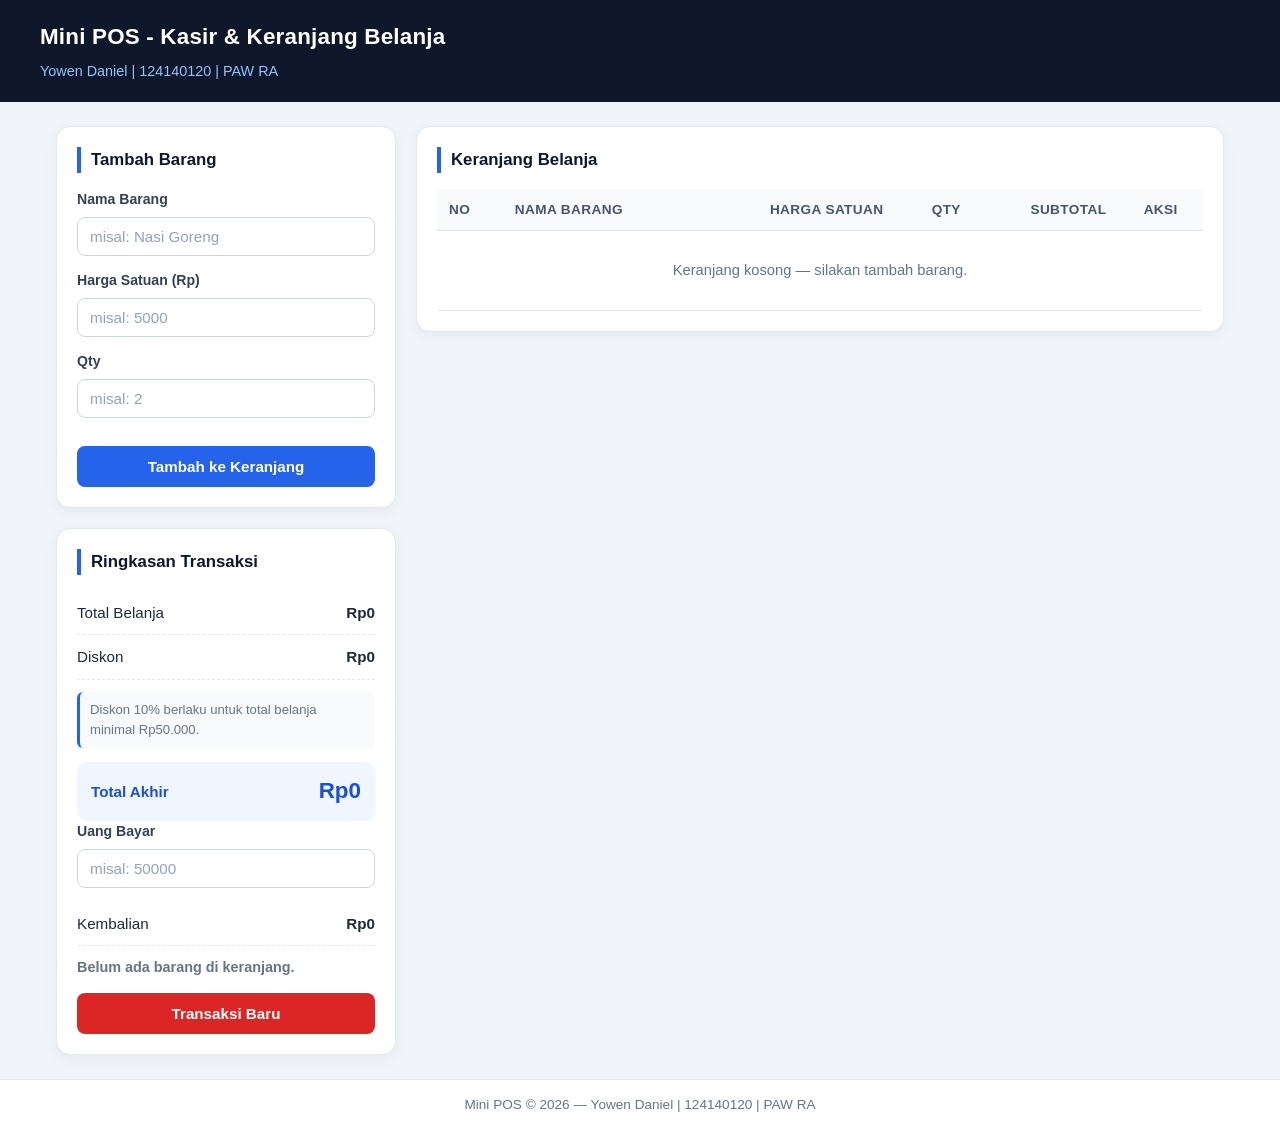
<file: index.html>
<!DOCTYPE html>
<html lang="id">
<head>
  <meta charset="UTF-8" />
  <meta name="viewport" content="width=device-width, initial-scale=1.0" />
  <meta name="description" content="Mini POS - Aplikasi Kasir & Keranjang Belanja Sederhana oleh Yowen Daniel (124140120)" />
  <title>Mini POS - Kasir &amp; Keranjang Belanja</title>
  <link rel="stylesheet" href="style.css" />
</head>
<body>

  <!-- ===================== HEADER ===================== -->
  <header class="site-header">
    <div class="header-inner">
      <h1>Mini POS - Kasir &amp; Keranjang Belanja</h1>
      <p class="identity">Yowen Daniel | 124140120 | PAW RA</p>
    </div>
  </header>

  <!-- ===================== KONTEN UTAMA ===================== -->
  <main class="layout">

    <!-- CARD 1: FORM INPUT BARANG -->
    <section class="card card-form" aria-labelledby="judul-form">
      <h2 id="judul-form">Tambah Barang</h2>

      <form id="itemForm" novalidate>
        <!-- Nama Barang -->
        <div class="form-group">
          <label for="itemName">Nama Barang</label>
          <input type="text" id="itemName" name="itemName" placeholder="misal: Nasi Goreng" autocomplete="off" />
          <p class="error" id="nameError" aria-live="polite"></p>
        </div>

        <!-- Harga Satuan -->
        <div class="form-group">
          <label for="itemPrice">Harga Satuan (Rp)</label>
          <input type="text" inputmode="numeric" id="itemPrice" name="itemPrice" placeholder="misal: 5000" autocomplete="off" />
          <p class="error" id="priceError" aria-live="polite"></p>
        </div>

        <!-- Qty -->
        <div class="form-group">
          <label for="itemQty">Qty</label>
          <input type="text" inputmode="numeric" id="itemQty" name="itemQty" placeholder="misal: 2" autocomplete="off" />
          <p class="error" id="qtyError" aria-live="polite"></p>
        </div>

        <button type="submit" class="btn btn-primary btn-block">Tambah ke Keranjang</button>
      </form>
    </section>

    <!-- CARD 2: KERANJANG BELANJA -->
    <section class="card card-cart" aria-labelledby="judul-keranjang">
      <h2 id="judul-keranjang">Keranjang Belanja</h2>

      <div class="table-wrap">
        <table class="cart-table">
          <thead>
            <tr>
              <th scope="col">No</th>
              <th scope="col">Nama Barang</th>
              <th scope="col">Harga Satuan</th>
              <th scope="col">Qty</th>
              <th scope="col">Subtotal</th>
              <th scope="col">Aksi</th>
            </tr>
          </thead>
          <tbody id="cartBody">
            <!-- Baris diisi oleh JavaScript (renderCart) -->
          </tbody>
        </table>
      </div>
    </section>

    <!-- CARD 3: RINGKASAN & PEMBAYARAN -->
    <section class="card card-summary" aria-labelledby="judul-ringkasan">
      <h2 id="judul-ringkasan">Ringkasan Transaksi</h2>

      <div class="summary-row">
        <span>Total Belanja</span>
        <strong id="totalBelanja">Rp0</strong>
      </div>

      <div class="summary-row">
        <span>Diskon</span>
        <strong id="diskonTotal">Rp0</strong>
      </div>

      <p class="info-note">Diskon 10% berlaku untuk total belanja minimal Rp50.000.</p>

      <!-- Total akhir dibuat lebih menonjol -->
      <div class="summary-row summary-total">
        <span>Total Akhir</span>
        <strong id="totalAkhir">Rp0</strong>
      </div>

      <div class="form-group">
        <label for="uangBayar">Uang Bayar</label>
        <input type="text" inputmode="numeric" id="uangBayar" name="uangBayar" placeholder="misal: 50000" autocomplete="off" />
      </div>

      <div class="summary-row">
        <span>Kembalian</span>
        <strong id="kembalian">Rp0</strong>
      </div>

      <p class="payment-note" id="paymentNote" role="status">Belum ada barang di keranjang.</p>

      <button type="button" class="btn btn-danger btn-block" id="newTransactionBtn">Transaksi Baru</button>
    </section>

  </main>

  <!-- ===================== FOOTER ===================== -->
  <footer class="site-footer">
    <p>Mini POS &copy; 2026 &mdash; Yowen Daniel | 124140120 | PAW RA</p>
  </footer>

  <script src="script.js"></script>
</body>
</html>
</file>
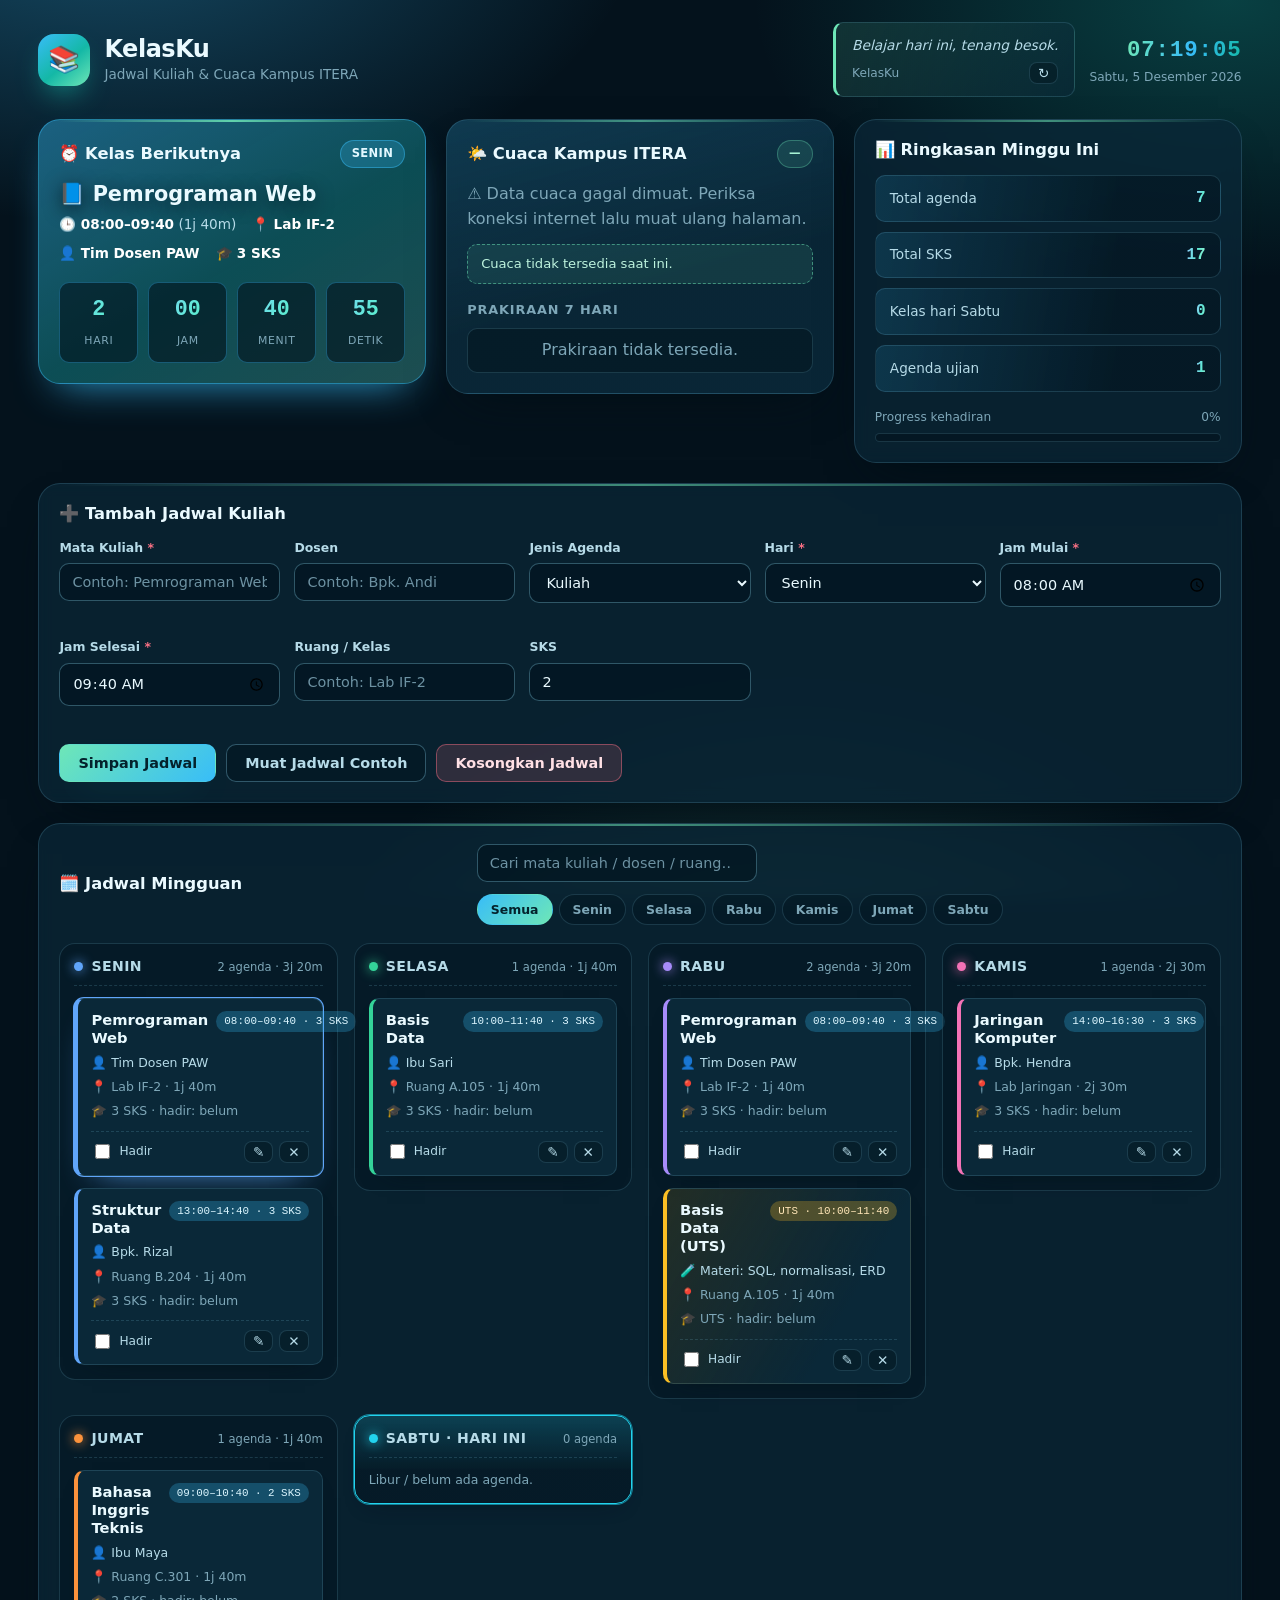
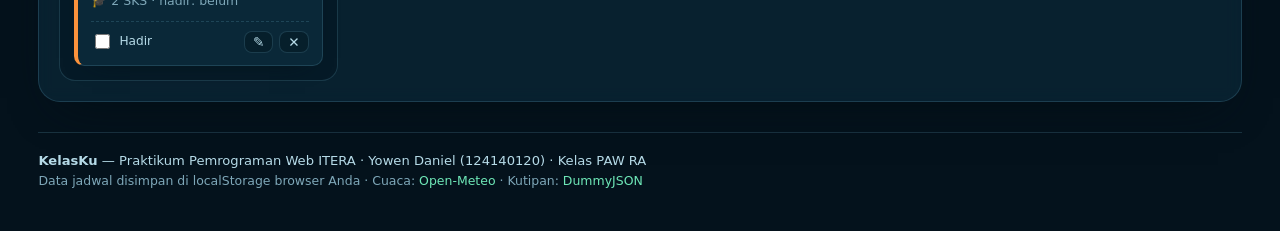
<file: YowenDaniel_124140120_pertemuan2/index.html>
<!DOCTYPE html>
<html lang="id">
<head>
  <meta charset="UTF-8" />
  <meta name="viewport" content="width=device-width, initial-scale=1.0" />
  <title>KelasKu — Jadwal Kuliah & Cuaca Kampus ITERA</title>
  <meta name="description" content="Dashboard jadwal kuliah mahasiswa ITERA lengkap dengan pengingat kelas berikutnya, cuaca kampus, dan kutipan motivasi harian." />
  <link rel="icon" href="data:image/svg+xml,<svg xmlns='http://www.w3.org/2000/svg' viewBox='0 0 100 100'><text y='.9em' font-size='90'>📚</text></svg>" />
  <link rel="stylesheet" href="style.css" />
</head>
<body>
  <!-- ================= HEADER ================= -->
  <header class="app-header">
    <div class="brand">
      <span class="brand-logo" aria-hidden="true">📚</span>
      <div class="brand-text">
        <h1>KelasKu</h1>
        <p>Jadwal Kuliah &amp; Cuaca Kampus ITERA</p>
      </div>
    </div>

    <div class="header-right">
      <figure class="quote" id="quoteCard">
        <blockquote id="quoteText">Memuat kutipan harian…</blockquote>
        <figcaption>
          <span id="quoteAuthor">—</span>
          <button type="button" id="quoteRefresh" class="btn-icon" title="Ambil kutipan lain" aria-label="Ambil kutipan lain">↻</button>
        </figcaption>
      </figure>

      <div class="clock" aria-live="off">
        <span class="clock-time" id="clockTime">--:--:--</span>
        <span class="clock-date" id="clockDate">—</span>
      </div>
    </div>
  </header>

  <main class="layout">
    <!-- ============ BARIS ATAS: KELAS BERIKUTNYA / CUACA / RINGKASAN ============ -->
    <section class="top-grid">
      <!-- Kelas berikutnya -->
      <article class="card card-hero" id="nextCard">
        <header class="card-head">
          <h2>⏰ Kelas Berikutnya</h2>
          <span class="pill" id="nextBadge">menghitung…</span>
        </header>
        <div class="next-body" id="nextContent">
          <p class="muted">Memuat jadwal…</p>
        </div>
        <div class="countdown" id="countdown" hidden>
          <div class="countdown-unit"><span id="cdDays">0</span><small>hari</small></div>
          <div class="countdown-unit"><span id="cdHours">0</span><small>jam</small></div>
          <div class="countdown-unit"><span id="cdMinutes">0</span><small>menit</small></div>
          <div class="countdown-unit"><span id="cdSeconds">0</span><small>detik</small></div>
        </div>
      </article>

      <!-- Cuaca kampus -->
      <article class="card card-weather">
        <header class="card-head">
          <h2>🌤️ Cuaca Kampus ITERA</h2>
          <span class="pill pill-soft" id="weatherUpdated">—</span>
        </header>

        <div class="weather-now" id="weatherNow">
          <p class="muted">Mengambil data Open-Meteo…</p>
        </div>
        <p class="weather-advice" id="weatherAdvice"></p>

        <h3 class="forecast-title">Prakiraan 7 Hari</h3>
        <ul class="forecast" id="forecast">
          <li class="muted">Memuat prakiraan…</li>
        </ul>
      </article>

      <!-- Ringkasan -->
      <article class="card card-stats">
        <header class="card-head">
          <h2>📊 Ringkasan Minggu Ini</h2>
        </header>
        <ul class="stats" id="stats">
          <li class="muted">Menghitung…</li>
        </ul>
        <div class="progress-wrap">
          <div class="progress-label">
            <span>Progress kehadiran</span>
            <span id="progressText">0%</span>
          </div>
          <div class="progress-bar"><span id="progressBar" style="width:0%"></span></div>
        </div>
      </article>
    </section>

    <!-- ================= FORM ================= -->
    <section class="card form-card">
      <header class="card-head">
        <h2 id="formTitle">➕ Tambah Jadwal Kuliah</h2>
        <span class="pill pill-soft" id="editingHint" hidden>mode edit</span>
      </header>

      <form id="courseForm" novalidate autocomplete="off">
        <div class="field">
          <label for="title">Mata Kuliah <span class="req">*</span></label>
          <input type="text" id="title" name="title" placeholder="Contoh: Pemrograman Web" />
          <small class="error" data-error-for="title"></small>
        </div>

        <div class="field">
          <label for="lecturer">Dosen</label>
          <input type="text" id="lecturer" name="lecturer" placeholder="Contoh: Bpk. Andi" />
          <small class="error" data-error-for="lecturer"></small>
        </div>

        <div class="field">
          <label for="type">Jenis Agenda</label>
          <select id="type" name="type">
            <option value="kuliah">Kuliah</option>
            <option value="ujian">Ujian (UTS/UAS)</option>
          </select>
        </div>

        <div class="field">
          <label for="day">Hari <span class="req">*</span></label>
          <select id="day" name="day">
            <option>Senin</option>
            <option>Selasa</option>
            <option>Rabu</option>
            <option>Kamis</option>
            <option>Jumat</option>
            <option>Sabtu</option>
          </select>
          <small class="error" data-error-for="day"></small>
        </div>

        <div class="field field-time">
          <label for="start">Jam Mulai <span class="req">*</span></label>
          <input type="time" id="start" name="start" value="08:00" />
        </div>

        <div class="field field-time">
          <label for="end">Jam Selesai <span class="req">*</span></label>
          <input type="time" id="end" name="end" value="09:40" />
          <small class="error" data-error-for="end"></small>
        </div>

        <div class="field">
          <label for="room">Ruang / Kelas</label>
          <input type="text" id="room" name="room" placeholder="Contoh: Lab IF-2" />
        </div>

        <div class="field">
          <label for="sks">SKS</label>
          <input type="number" id="sks" name="sks" min="1" max="6" value="2" />
          <small class="error" data-error-for="sks"></small>
        </div>

        <fieldset class="field field-material" id="materialField" hidden>
          <legend>Detail Ujian</legend>
          <label for="kind">Jenis</label>
          <select id="kind" name="kind">
            <option>UTS</option>
            <option>UAS</option>
            <option>Kuis</option>
          </select>
          <label for="material">Materi</label>
          <input type="text" id="material" name="material" placeholder="Contoh: HTML, CSS, DOM" />
        </fieldset>

        <div class="form-actions">
          <button type="submit" class="btn btn-primary" id="submitBtn">Simpan Jadwal</button>
          <button type="button" class="btn btn-ghost" id="cancelEditBtn" hidden>Batal Edit</button>
          <button type="button" class="btn btn-ghost" id="demoBtn">Muat Jadwal Contoh</button>
          <button type="button" class="btn btn-danger" id="clearBtn">Kosongkan Jadwal</button>
        </div>
      </form>
    </section>

    <!-- ================= JADWAL MINGGUAN ================= -->
    <section class="card schedule-card">
      <header class="schedule-head">
        <h2>🗓️ Jadwal Mingguan</h2>
        <div class="schedule-tools">
          <input type="search" id="searchInput" placeholder="Cari mata kuliah / dosen / ruang…" aria-label="Cari jadwal" />
          <div class="day-filter" id="dayFilter" role="group" aria-label="Filter hari"></div>
        </div>
      </header>

      <div class="schedule-grid" id="scheduleGrid"></div>
      <p class="empty-state" id="emptyState" hidden>
        Belum ada jadwal yang cocok. Tambahkan jadwal kuliah di atas, atau klik
        <strong>Muat Jadwal Contoh</strong>.
      </p>
    </section>
  </main>

  <footer class="app-footer">
    <p>
      <strong>KelasKu</strong> — Praktikum Pemrograman Web ITERA ·
      Yowen Daniel (124140120) · Kelas PAW RA
    </p>
    <p class="muted small">
      Data jadwal disimpan di localStorage browser Anda ·
      Cuaca: <a href="https://open-meteo.com" target="_blank" rel="noopener">Open-Meteo</a> ·
      Kutipan: <a href="https://dummyjson.com" target="_blank" rel="noopener">DummyJSON</a>
    </p>
  </footer>

  <div class="toast" id="toast" role="status" aria-live="polite" hidden></div>

  <template id="courseCardTemplate">
    <article class="course-card">
      <header class="course-card-head">
        <h3 class="course-title"></h3>
        <span class="course-badge"></span>
      </header>
      <p class="course-meta course-lecturer"></p>
      <p class="course-meta course-room"></p>
      <p class="course-meta course-extra"></p>
      <footer class="course-card-foot">
        <label class="attend">
          <input type="checkbox" class="attend-box" />
          <span>Hadir</span>
        </label>
        <div class="course-actions">
          <button type="button" class="btn-icon edit-btn" title="Edit jadwal">✎</button>
          <button type="button" class="btn-icon delete-btn" title="Hapus jadwal" aria-label="Hapus jadwal">✕</button>
        </div>
      </footer>
    </article>
  </template>

  <script src="script.js"></script>
</body>
</html>
</file>
<file: style.css>
/**
 * Mini POS - Kasir & Keranjang Belanja
 * CSS murni (tanpa framework)
 * Yowen Daniel | 124140120 | PAW RA
 */

/* ================= VARIABEL WARNA ================= */
:root {
  --primary: #2563eb;
  --primary-dark: #1d4ed8;
  --primary-light: #eff6ff;
  --danger: #dc2626;
  --danger-dark: #b91c1c;
  --success: #16a34a;
  --text: #1e293b;
  --muted: #64748b;
  --border: #e2e8f0;
  --bg: #f1f5f9;
  --card: #ffffff;
}

/* ================= DASAR ================= */
* {
  margin: 0;
  padding: 0;
  box-sizing: border-box;
}

body {
  font-family: -apple-system, BlinkMacSystemFont, "Segoe UI", Roboto, "Helvetica Neue", Arial, sans-serif;
  background-color: var(--bg);
  color: var(--text);
  line-height: 1.55;
  min-height: 100vh;
  display: flex;
  flex-direction: column;
}

/* ================= HEADER ================= */
.site-header {
  background-color: #0f172a;
  color: #ffffff;
  padding: 20px 16px;
}

.header-inner {
  max-width: 1200px;
  margin: 0 auto;
}

.site-header h1 {
  font-size: 1.4rem;
  font-weight: 700;
  letter-spacing: 0.2px;
}

.identity {
  margin-top: 5px;
  font-size: 0.9rem;
  color: #93c5fd;
}

/* ================= LAYOUT (GRID KARTU) ================= */
.layout {
  flex: 1 0 auto;
  width: 100%;
  max-width: 1200px;
  margin: 24px auto;
  padding: 0 16px;
  display: grid;
  grid-template-columns: 340px 1fr;
  grid-template-areas:
    "form cart"
    "summary cart";
  gap: 20px;
  align-items: start;
}

.card-form { grid-area: form; }
.card-cart { grid-area: cart; }
.card-summary { grid-area: summary; }

/* ================= CARD / KONTAINER ================= */
.card {
  background-color: var(--card);
  border: 1px solid var(--border);
  border-radius: 14px;
  padding: 20px;
  box-shadow: 0 4px 14px rgba(15, 23, 42, 0.05);
}

.card h2 {
  font-size: 1.05rem;
  font-weight: 700;
  color: #0f172a;
  margin-bottom: 16px;
  padding-left: 10px;
  border-left: 4px solid var(--primary);
}

/* ================= FORM ================= */
.form-group {
  margin-bottom: 14px;
}

.form-group label {
  display: block;
  font-size: 0.88rem;
  font-weight: 600;
  color: #334155;
  margin-bottom: 6px;
}

.form-group input {
  width: 100%;
  padding: 10px 12px;
  font-size: 0.95rem;
  font-family: inherit;
  color: var(--text);
  background-color: #ffffff;
  border: 1px solid #cbd5e1;
  border-radius: 8px;
  transition: border-color 0.15s ease, box-shadow 0.15s ease;
}

.form-group input::placeholder {
  color: #94a3b8;
}

.form-group input:focus {
  outline: none;
  border-color: var(--primary);
  box-shadow: 0 0 0 3px rgba(37, 99, 235, 0.15);
}

/* Pesan error: merah dan tepat di bawah input */
.error {
  color: var(--danger);
  font-size: 0.8rem;
  font-weight: 500;
  margin-top: 5px;
}

/* Elemen error yang kosong tidak ditampilkan */
.error:empty {
  display: none;
}

/* ================= TABEL KERANJANG ================= */
.table-wrap {
  overflow-x: auto;
  -webkit-overflow-scrolling: touch;
}

.cart-table {
  width: 100%;
  min-width: 540px;
  border-collapse: collapse;
}

.cart-table th,
.cart-table td {
  padding: 10px 12px;
  border-bottom: 1px solid var(--border);
  font-size: 0.92rem;
  text-align: left;
  white-space: nowrap;
}

.cart-table thead th {
  background-color: #f8fafc;
  color: #475569;
  font-weight: 600;
  font-size: 0.85rem;
  text-transform: uppercase;
  letter-spacing: 0.4px;
}

/* Kolom angka rata kanan */
.cart-table th:nth-child(3),
.cart-table th:nth-child(4),
.cart-table th:nth-child(5),
.cart-table td:nth-child(3),
.cart-table td:nth-child(4),
.cart-table td:nth-child(5) {
  text-align: right;
}

.cart-table th:last-child,
.cart-table td:last-child {
  text-align: center;
}

.cart-table tbody tr:hover {
  background-color: #f8fafc;
}

/* Baris kosong */
.cart-table .empty-row {
  text-align: center;
  color: var(--muted);
  padding: 28px 12px;
  white-space: normal;
}

/* ================= TOMBOL ================= */
.btn {
  border: none;
  border-radius: 8px;
  padding: 12px 18px;
  font-size: 0.95rem;
  font-weight: 600;
  font-family: inherit;
  cursor: pointer;
  transition: background-color 0.15s ease, box-shadow 0.15s ease, transform 0.1s ease;
}

.btn-block {
  width: 100%;
  margin-top: 14px;
}

.btn:active {
  transform: translateY(1px);
}

.btn:focus-visible,
.btn-delete:focus-visible {
  outline: 3px solid rgba(37, 99, 235, 0.4);
  outline-offset: 2px;
}

.btn-primary {
  background-color: var(--primary);
  color: #ffffff;
}

.btn-primary:hover {
  background-color: var(--primary-dark);
  box-shadow: 0 6px 14px rgba(37, 99, 235, 0.3);
}

.btn-danger {
  background-color: var(--danger);
  color: #ffffff;
}

.btn-danger:hover {
  background-color: var(--danger-dark);
  box-shadow: 0 6px 14px rgba(220, 38, 38, 0.3);
}

/* Tombol hapus di tabel */
.btn-delete {
  background-color: #fee2e2;
  color: var(--danger-dark);
  border: 1px solid #fecaca;
  border-radius: 6px;
  padding: 6px 12px;
  font-size: 0.85rem;
  font-weight: 600;
  font-family: inherit;
  cursor: pointer;
  transition: background-color 0.15s ease, color 0.15s ease, border-color 0.15s ease;
}

.btn-delete:hover {
  background-color: var(--danger);
  border-color: var(--danger);
  color: #ffffff;
}

/* ================= RINGKASAN TRANSAKSI ================= */
.summary-row {
  display: flex;
  justify-content: space-between;
  align-items: center;
  gap: 12px;
  padding: 10px 0;
  border-bottom: 1px dashed var(--border);
  font-size: 0.95rem;
}

.summary-row strong {
  font-variant-numeric: tabular-nums;
  color: var(--text);
}

.info-note {
  font-size: 0.82rem;
  color: var(--muted);
  background-color: #f8fafc;
  border-left: 3px solid var(--primary);
  border-radius: 6px;
  padding: 8px 10px;
  margin-top: 12px;
}

/* Total akhir dibuat lebih menonjol */
.summary-total {
  border-bottom: none;
  background-color: var(--primary-light);
  border-radius: 10px;
  padding: 12px 14px;
  margin-top: 14px;
}

.summary-total span {
  font-weight: 700;
  color: var(--primary-dark);
}

.summary-total strong {
  font-size: 1.4rem;
  font-weight: 800;
  color: var(--primary-dark);
}

/* Keterangan pembayaran (uang cukup / belum cukup) */
.payment-note {
  margin-top: 10px;
  min-height: 1.2em;
  font-size: 0.9rem;
  font-weight: 600;
  color: var(--muted);
}

.payment-note.is-error {
  color: var(--danger);
}

.payment-note.is-ok {
  color: var(--success);
}

/* ================= FOOTER ================= */
.site-footer {
  flex-shrink: 0;
  background-color: #ffffff;
  border-top: 1px solid var(--border);
  text-align: center;
  padding: 14px 16px;
  font-size: 0.85rem;
  color: var(--muted);
}

/* ================= RESPONSIF ================= */
@media (max-width: 900px) {
  .layout {
    grid-template-columns: 1fr;
    grid-template-areas:
      "form"
      "cart"
      "summary";
    margin: 18px auto;
  }

  .site-header h1 {
    font-size: 1.15rem;
  }
}

@media (max-width: 560px) {
  .card {
    padding: 16px;
  }

  .summary-total strong {
    font-size: 1.2rem;
  }

  .cart-table th,
  .cart-table td {
    padding: 8px 10px;
    font-size: 0.85rem;
  }
}
</file>
<file: YowenDaniel_124140120_pertemuan2/style.css>
/* =========================================================
   KelasKu — Jadwal Kuliah & Cuaca Kampus ITERA
   style.css — tema "Ocean"
   Palet: biru (sky) → teal → hijau mint
   ========================================================= */

/* ---------- 1. Variabel desain ---------- */
:root {
  /* Latar */
  --bg: #04121c;
  --bg-soft: #072a38;
  --card: rgba(10, 40, 56, 0.72);
  --card-solid: #0a2838;
  --border: rgba(125, 200, 225, 0.18);
  --border-strong: rgba(125, 200, 225, 0.36);
  --surface: rgba(3, 20, 30, 0.55);

  /* Teks */
  --text: #eafaff;
  --text-soft: #b6dbe8;
  --text-dim: #7ea7b8;

  /* Warna aksen */
  --primary: #38bdf8;
  --primary-dark: #0284c7;
  --secondary: #14b8a6;
  --accent: #6ee7b7;
  --warning: #fbbf24;
  --danger: #fb7185;
  --success: #22c55e;

  --radius-sm: 10px;
  --radius: 16px;
  --radius-lg: 22px;

  --shadow: 0 20px 45px -24px rgba(0, 14, 20, 0.95);
  --shadow-soft: 0 10px 24px -18px rgba(0, 14, 20, 0.9);
  --glow-primary: 0 18px 40px -20px rgba(56, 189, 248, 0.85);
  --glow-secondary: 0 16px 34px -18px rgba(20, 184, 166, 0.85);

  --font: "Segoe UI", "Inter", system-ui, -apple-system, "Helvetica Neue", Arial, sans-serif;
  --mono: "Cascadia Mono", "JetBrains Mono", "Consolas", ui-monospace, monospace;
}

/* ---------- 2. Reset & dasar ---------- */
*,
*::before,
*::after {
  box-sizing: border-box;
}

html {
  scroll-behavior: smooth;
}

body {
  margin: 0;
  min-height: 100vh;
  padding: 22px clamp(14px, 3vw, 40px) 40px;
  font-family: var(--font);
  color: var(--text);
  background-color: var(--bg);
  background-image:
    radial-gradient(900px 520px at 8% -10%, rgba(56, 189, 248, 0.34), transparent 60%),
    radial-gradient(820px 480px at 96% 0%, rgba(20, 184, 166, 0.28), transparent 58%),
    radial-gradient(760px 540px at 62% 112%, rgba(110, 231, 183, 0.16), transparent 62%);
  background-attachment: fixed;
  line-height: 1.55;
}

h1,
h2,
h3 {
  margin: 0;
  line-height: 1.25;
  font-weight: 700;
}

h1 {
  font-size: 1.5rem;
  letter-spacing: -0.02em;
}

h2 {
  font-size: 1.02rem;
}

h3 {
  font-size: 0.95rem;
}

p {
  margin: 0;
}

a {
  color: var(--accent);
  text-decoration: none;
}

a:hover {
  text-decoration: underline;
}

::selection {
  color: #04222c;
  background: rgba(110, 231, 183, 0.6);
}

::-webkit-scrollbar {
  width: 12px;
  height: 12px;
}

::-webkit-scrollbar-track {
  background: #061a25;
}

::-webkit-scrollbar-thumb {
  border: 3px solid #061a25;
  border-radius: 999px;
  background: linear-gradient(180deg, var(--primary), var(--secondary));
}

:focus-visible {
  outline: 2px solid var(--accent);
  outline-offset: 2px;
}

/* Pastikan atribut hidden selalu menang atas display pada aturan lain. */
[hidden] {
  display: none !important;
}

.muted {
  color: var(--text-dim);
}

.small {
  font-size: 0.78rem;
}

.req {
  color: var(--danger);
}

/* ---------- 3. Header ---------- */
.app-header {
  display: flex;
  flex-wrap: wrap;
  gap: 18px;
  align-items: center;
  justify-content: space-between;
  margin-bottom: 22px;
}

.brand {
  display: flex;
  gap: 14px;
  align-items: center;
}

.brand-logo {
  display: grid;
  place-items: center;
  width: 52px;
  height: 52px;
  font-size: 1.6rem;
  border-radius: var(--radius);
  background: linear-gradient(140deg, var(--primary), var(--secondary) 55%, var(--accent));
  box-shadow: 0 14px 30px -12px rgba(20, 184, 166, 0.9);
}

.brand-text p {
  color: var(--text-dim);
  font-size: 0.85rem;
}

.header-right {
  display: flex;
  flex-wrap: wrap;
  gap: 14px;
  align-items: center;
}

.quote {
  max-width: 430px;
  margin: 0;
  padding: 12px 16px;
  border: 1px solid var(--border);
  border-left: 3px solid var(--accent);
  border-radius: var(--radius-sm);
  background: linear-gradient(120deg, rgba(110, 231, 183, 0.12), rgba(10, 40, 56, 0.55));
}

.quote blockquote {
  margin: 0;
  font-size: 0.86rem;
  font-style: italic;
  color: var(--text-soft);
}

.quote figcaption {
  display: flex;
  gap: 10px;
  align-items: center;
  justify-content: space-between;
  margin-top: 6px;
  font-size: 0.76rem;
  color: var(--text-dim);
}

.clock {
  display: flex;
  flex-direction: column;
  align-items: flex-end;
}

.clock-time {
  font-family: var(--mono);
  font-size: 1.4rem;
  font-weight: 700;
  letter-spacing: 0.04em;
  background: linear-gradient(100deg, var(--accent), var(--primary) 55%, var(--secondary));
  -webkit-background-clip: text;
  background-clip: text;
  color: transparent;
}

.clock-date {
  font-size: 0.76rem;
  color: var(--text-dim);
}

/* ---------- 4. Layout ---------- */
.layout {
  display: grid;
  gap: 20px;
  max-width: 1320px;
  margin: 0 auto;
}

.top-grid {
  display: grid;
  grid-template-columns: repeat(auto-fit, minmax(290px, 1fr));
  gap: 20px;
  align-items: start;
}

.card {
  position: relative;
  padding: 20px;
  border: 1px solid var(--border);
  border-radius: var(--radius-lg);
  background: var(--card);
  box-shadow: var(--shadow);
  backdrop-filter: blur(8px);
}

/* garis aksen tipis di bagian atas setiap kartu */
.card::after {
  content: "";
  position: absolute;
  inset: 0 18px auto;
  height: 2px;
  border-radius: 999px;
  background: linear-gradient(90deg, transparent, rgba(110, 231, 183, 0.55), transparent);
}

.card-head {
  display: flex;
  gap: 12px;
  align-items: center;
  justify-content: space-between;
  margin-bottom: 14px;
}

.pill {
  padding: 4px 11px;
  font-size: 0.72rem;
  font-weight: 700;
  letter-spacing: 0.03em;
  text-transform: uppercase;
  border-radius: 999px;
  color: #e3f8ff;
  background: rgba(56, 189, 248, 0.24);
  border: 1px solid rgba(56, 189, 248, 0.45);
  white-space: nowrap;
}

.pill-soft {
  background: rgba(110, 231, 183, 0.12);
  color: #a7f3d5;
  border-color: rgba(110, 231, 183, 0.32);
  text-transform: none;
  font-weight: 600;
}

/* ---------- 5. Kartu kelas berikutnya ---------- */
.card-hero {
  border-color: rgba(56, 189, 248, 0.45);
  background:
    linear-gradient(150deg, rgba(56, 189, 248, 0.38), rgba(20, 184, 166, 0.26) 54%, rgba(110, 231, 183, 0.20)),
    var(--card-solid);
  box-shadow: var(--glow-primary);
}

.card-hero::after {
  background: linear-gradient(90deg, transparent, rgba(110, 231, 183, 0.85), transparent);
}

.next-body h3 {
  font-size: 1.3rem;
  margin-bottom: 6px;
  text-shadow: 0 4px 18px rgba(4, 18, 28, 0.7);
}

.next-row {
  display: flex;
  flex-wrap: wrap;
  gap: 8px 16px;
  margin-top: 4px;
  font-size: 0.85rem;
  color: var(--text-soft);
}

.next-row b {
  color: #fff;
  font-weight: 600;
}

.countdown {
  display: grid;
  grid-template-columns: repeat(4, 1fr);
  gap: 10px;
  margin-top: 18px;
}

.countdown-unit {
  padding: 10px 6px;
  text-align: center;
  border: 1px solid rgba(56, 189, 248, 0.34);
  border-radius: var(--radius-sm);
  background: rgba(3, 20, 30, 0.62);
}

.countdown-unit span {
  display: block;
  font-family: var(--mono);
  font-size: 1.35rem;
  font-weight: 700;
  background: linear-gradient(120deg, #7dd3fc, #5eead4 60%, #6ee7b7);
  -webkit-background-clip: text;
  background-clip: text;
  color: transparent;
}

.countdown-unit small {
  font-size: 0.68rem;
  text-transform: uppercase;
  letter-spacing: 0.06em;
  color: var(--text-dim);
}

.status-live {
  color: #04241a;
  background: linear-gradient(120deg, var(--success), #86efac);
  border-color: transparent;
}

/* ---------- 6. Kartu cuaca ---------- */
.card-weather {
  background:
    linear-gradient(165deg, rgba(56, 189, 248, 0.16), rgba(10, 40, 56, 0.82) 58%),
    var(--card);
}

.weather-now {
  display: flex;
  gap: 16px;
  align-items: center;
}

.weather-icon {
  font-size: 2.6rem;
  line-height: 1;
  filter: drop-shadow(0 8px 16px rgba(56, 189, 248, 0.4));
}

.weather-temp {
  font-size: 2.1rem;
  font-weight: 700;
  letter-spacing: -0.02em;
  background: linear-gradient(100deg, #bae6fd, #5eead4 58%, #6ee7b7);
  -webkit-background-clip: text;
  background-clip: text;
  color: transparent;
}

.weather-desc {
  font-size: 0.86rem;
  color: var(--text-soft);
}

.weather-detail {
  display: flex;
  flex-wrap: wrap;
  gap: 6px 14px;
  margin-top: 4px;
  font-size: 0.76rem;
  color: var(--text-dim);
}

.weather-advice {
  margin-top: 12px;
  padding: 9px 13px;
  font-size: 0.82rem;
  border-radius: var(--radius-sm);
  border: 1px dashed rgba(110, 231, 183, 0.5);
  background: rgba(110, 231, 183, 0.1);
  color: #bdf3de;
}

.weather-advice.is-alert {
  background: rgba(251, 191, 36, 0.12);
  border-color: rgba(251, 191, 36, 0.55);
  color: #ffe2ab;
}

.forecast-title {
  margin: 18px 0 10px;
  font-size: 0.8rem;
  text-transform: uppercase;
  letter-spacing: 0.07em;
  color: var(--text-dim);
}

.forecast {
  display: grid;
  grid-template-columns: repeat(auto-fit, minmax(62px, 1fr));
  gap: 8px;
  margin: 0;
  padding: 0;
  list-style: none;
}

.forecast li {
  padding: 9px 4px;
  text-align: center;
  border: 1px solid var(--border);
  border-radius: var(--radius-sm);
  background: var(--surface);
  transition: transform 0.18s ease, border-color 0.18s ease;
}

.forecast li:hover {
  transform: translateY(-2px);
  border-color: rgba(110, 231, 183, 0.55);
}

.forecast .fc-day {
  display: block;
  font-size: 0.72rem;
  color: var(--text-dim);
}

.forecast .fc-icon {
  display: block;
  font-size: 1.15rem;
}

.forecast .fc-temp {
  display: block;
  font-family: var(--mono);
  font-size: 0.72rem;
  color: var(--text-soft);
}

.forecast .fc-rain {
  display: block;
  font-size: 0.66rem;
  color: var(--accent);
}

/* ---------- 7. Ringkasan ---------- */
.card-stats {
  display: flex;
  flex-direction: column;
}

.stats {
  display: grid;
  gap: 10px;
  margin: 0;
  padding: 0;
  list-style: none;
}

.stats li {
  display: flex;
  align-items: center;
  justify-content: space-between;
  padding: 10px 14px;
  font-size: 0.85rem;
  border: 1px solid var(--border);
  border-radius: var(--radius-sm);
  background: linear-gradient(100deg, rgba(56, 189, 248, 0.14), var(--surface) 70%);
  color: var(--text-soft);
}

.stats b {
  font-family: var(--mono);
  font-size: 1rem;
  background: linear-gradient(100deg, #93c5fd, #5eead4 55%, #a7f3d0);
  -webkit-background-clip: text;
  background-clip: text;
  color: transparent;
}

.progress-wrap {
  margin-top: auto;
  padding-top: 16px;
}

.progress-label {
  display: flex;
  justify-content: space-between;
  font-size: 0.76rem;
  color: var(--text-dim);
  margin-bottom: 6px;
}

.progress-bar {
  height: 9px;
  border-radius: 999px;
  background: rgba(3, 20, 30, 0.7);
  border: 1px solid var(--border);
  overflow: hidden;
}

.progress-bar span {
  display: block;
  height: 100%;
  border-radius: 999px;
  background: linear-gradient(90deg, var(--primary), var(--secondary) 52%, var(--accent));
  box-shadow: 0 0 14px rgba(20, 184, 166, 0.7);
  transition: width 0.5s ease;
}

/* ---------- 8. Form ---------- */
.form-card form {
  display: grid;
  grid-template-columns: repeat(auto-fit, minmax(190px, 1fr));
  gap: 14px;
  align-items: start;
}

.field {
  display: flex;
  flex-direction: column;
  gap: 6px;
}

.field label {
  font-size: 0.78rem;
  font-weight: 600;
  color: var(--text-soft);
}

.field-material {
  grid-column: 1 / -1;
  display: grid;
  grid-template-columns: repeat(auto-fit, minmax(190px, 1fr));
  gap: 12px;
  padding: 14px 16px 16px;
  border: 1px dashed rgba(251, 191, 36, 0.45);
  border-radius: var(--radius-sm);
  background: rgba(251, 191, 36, 0.07);
}

.field-material legend {
  padding: 0 8px;
  font-size: 0.76rem;
  font-weight: 700;
  text-transform: uppercase;
  letter-spacing: 0.06em;
  color: var(--warning);
}

.field-material label {
  font-size: 0.78rem;
  font-weight: 600;
  color: var(--text-soft);
}

input,
select,
button {
  font-family: inherit;
  font-size: 0.9rem;
}

input[type="text"],
input[type="time"],
input[type="number"],
input[type="search"],
select {
  width: 100%;
  padding: 10px 12px;
  color: var(--text);
  border: 1px solid var(--border-strong);
  border-radius: var(--radius-sm);
  background: rgba(3, 20, 30, 0.62);
  transition: border-color 0.2s ease, box-shadow 0.2s ease, background 0.2s ease;
}

input::placeholder {
  color: #6d92a3;
}

input:focus,
select:focus {
  outline: none;
  border-color: var(--primary);
  background: rgba(5, 32, 44, 0.8);
  box-shadow: 0 0 0 3px rgba(56, 189, 248, 0.24);
}

select option {
  background: var(--card-solid);
  color: var(--text);
}

input[aria-invalid="true"] {
  border-color: var(--danger);
  box-shadow: 0 0 0 3px rgba(251, 113, 133, 0.2);
}

.error {
  min-height: 14px;
  font-size: 0.74rem;
  color: var(--danger);
}

.form-actions {
  grid-column: 1 / -1;
  display: flex;
  flex-wrap: wrap;
  gap: 10px;
  padding-top: 4px;
}

.btn {
  padding: 10px 18px;
  font-weight: 600;
  border: 1px solid transparent;
  border-radius: var(--radius-sm);
  cursor: pointer;
  transition: transform 0.15s ease, filter 0.15s ease, background 0.2s ease, box-shadow 0.2s ease;
}

.btn:hover {
  transform: translateY(-1px);
  filter: brightness(1.06);
}

.btn:active {
  transform: translateY(0);
}

.btn-primary {
  color: #04222c;
  background: linear-gradient(135deg, var(--accent), var(--primary));
  box-shadow: var(--glow-secondary);
}

.btn-ghost {
  color: var(--text-soft);
  border-color: var(--border-strong);
  background: rgba(3, 20, 30, 0.5);
}

.btn-ghost:hover {
  color: var(--text);
  border-color: var(--primary);
  background: rgba(56, 189, 248, 0.18);
}

.btn-danger {
  color: #ffe0e5;
  border-color: rgba(251, 113, 133, 0.45);
  background: rgba(251, 113, 133, 0.16);
}

.btn-icon {
  padding: 2px 8px;
  font-size: 0.85rem;
  color: var(--text-soft);
  border: 1px solid var(--border);
  border-radius: 8px;
  background: rgba(3, 20, 30, 0.45);
  cursor: pointer;
  transition: color 0.15s ease, border-color 0.15s ease, background 0.15s ease;
}

.btn-icon:hover {
  color: #fff;
  border-color: var(--primary);
  background: rgba(56, 189, 248, 0.28);
}

/* ---------- 9. Jadwal mingguan ---------- */
.schedule-head {
  display: flex;
  flex-wrap: wrap;
  gap: 14px;
  align-items: center;
  justify-content: space-between;
  margin-bottom: 18px;
}

.schedule-tools {
  display: flex;
  flex-wrap: wrap;
  gap: 12px;
  align-items: center;
}

.schedule-tools input[type="search"] {
  width: min(280px, 100%);
}

.day-filter {
  display: flex;
  flex-wrap: wrap;
  gap: 6px;
}

.day-filter button {
  padding: 7px 13px;
  font-size: 0.78rem;
  font-weight: 600;
  color: var(--text-dim);
  border: 1px solid var(--border);
  border-radius: 999px;
  background: rgba(3, 20, 30, 0.45);
  cursor: pointer;
  transition: all 0.18s ease;
}

.day-filter button:hover {
  color: var(--text);
  border-color: var(--border-strong);
  background: rgba(56, 189, 248, 0.16);
}

.day-filter button[aria-pressed="true"] {
  color: #04222c;
  border-color: transparent;
  background: linear-gradient(135deg, var(--primary), var(--accent));
  box-shadow: var(--glow-primary);
}

.schedule-grid {
  display: grid;
  grid-template-columns: repeat(auto-fit, minmax(232px, 1fr));
  gap: 16px;
  align-items: start;
}

/* Kode warna per hari: tiap hari dibedakan jelas (biru, hijau, ungu, pink, oranye, cyan). */
.day-column {
  --day-color: var(--primary);
  --day-rgb: 56, 189, 248;
  display: flex;
  flex-direction: column;
  gap: 12px;
  padding: 14px;
  border: 1px solid var(--border);
  border-radius: var(--radius);
  background: rgba(3, 20, 30, 0.42);
}

.day--senin  { --day-color: #60a5fa; --day-rgb: 96, 165, 250; }
.day--selasa { --day-color: #34d399; --day-rgb: 52, 211, 153; }
.day--rabu   { --day-color: #a78bfa; --day-rgb: 167, 139, 250; }
.day--kamis  { --day-color: #f472b6; --day-rgb: 244, 114, 182; }
.day--jumat  { --day-color: #fb923c; --day-rgb: 251, 146, 60; }
.day--sabtu  { --day-color: #22d3ee; --day-rgb: 34, 211, 238; }

.day-column.is-today {
  border-color: var(--day-color);
  background: rgba(3, 20, 30, 0.42);
  background: linear-gradient(180deg, rgba(var(--day-rgb), 0.18), rgba(3, 20, 30, 0.42) 62%);
  box-shadow: 0 0 0 1px rgba(var(--day-rgb), 0.55), var(--shadow-soft);
}

.day-column-head {
  display: flex;
  align-items: baseline;
  justify-content: space-between;
  padding-bottom: 8px;
  border-bottom: 1px dashed var(--border);
}

.day-column-head h3 {
  font-size: 0.88rem;
  letter-spacing: 0.03em;
  text-transform: uppercase;
  color: var(--text-soft);
}

.day-column-head h3::before {
  content: "";
  display: inline-block;
  width: 9px;
  height: 9px;
  margin-right: 8px;
  border-radius: 50%;
  background: var(--day-color);
  box-shadow: 0 0 12px var(--day-color);
}

.day-column-head span {
  font-size: 0.72rem;
  color: var(--text-dim);
}

.course-card {
  padding: 12px 13px;
  border: 1px solid var(--border);
  border-left: 4px solid var(--day-color);
  border-radius: var(--radius-sm);
  background: var(--card-solid);
  box-shadow: var(--shadow-soft);
  transition: transform 0.18s ease, border-color 0.18s ease, box-shadow 0.18s ease;
}

.course-card:hover {
  transform: translateY(-2px);
  border-color: var(--border-strong);
  box-shadow: 0 16px 30px -20px rgba(var(--day-rgb), 0.95);
}

.course-card.is-exam {
  border-left-color: var(--warning);
  background: linear-gradient(120deg, rgba(251, 191, 36, 0.12), var(--card-solid) 70%);
}

.course-card.is-past {
  opacity: 0.62;
}

.course-card.is-attended {
  background: linear-gradient(120deg, rgba(110, 231, 183, 0.16), var(--card-solid) 72%);
}

.course-card.is-next {
  box-shadow: 0 0 0 1px var(--day-color), 0 16px 32px -22px rgba(var(--day-rgb), 0.95);
}

.course-card-head {
  display: flex;
  gap: 8px;
  align-items: flex-start;
  justify-content: space-between;
}

.course-title {
  font-size: 0.92rem;
}

.course-badge {
  padding: 2px 8px;
  font-family: var(--mono);
  font-size: 0.68rem;
  border-radius: 999px;
  color: #dcf6ff;
  background: rgba(56, 189, 248, 0.26);
  white-space: nowrap;
}

.course-card.is-exam .course-badge {
  color: #ffe6b8;
  background: rgba(251, 191, 36, 0.26);
}

.course-meta {
  margin-top: 5px;
  font-size: 0.78rem;
  color: var(--text-dim);
}

.course-meta.course-lecturer {
  color: var(--text-soft);
}

.course-card-foot {
  display: flex;
  align-items: center;
  justify-content: space-between;
  margin-top: 10px;
  padding-top: 9px;
  border-top: 1px dashed var(--border);
}

.attend {
  display: flex;
  gap: 6px;
  align-items: center;
  font-size: 0.76rem;
  color: var(--text-soft);
  cursor: pointer;
}

.attend-box {
  width: 15px;
  height: 15px;
  accent-color: var(--primary);
  cursor: pointer;
}

.course-card.is-attended .attend {
  color: var(--success);
  font-weight: 600;
}

.course-card.is-attended .attend-box {
  accent-color: var(--success);
}

.course-actions {
  display: flex;
  gap: 6px;
}

.empty-state {
  padding: 26px 18px;
  text-align: center;
  font-size: 0.88rem;
  color: var(--text-dim);
  border: 1px dashed var(--border-strong);
  border-radius: var(--radius);
  background: rgba(3, 20, 30, 0.35);
}

/* ---------- 10. Toast & footer ---------- */
.toast {
  position: fixed;
  right: 22px;
  bottom: 22px;
  z-index: 50;
  max-width: min(360px, calc(100vw - 44px));
  padding: 13px 18px;
  font-size: 0.85rem;
  font-weight: 600;
  border: 1px solid rgba(56, 189, 248, 0.4);
  border-left: 4px solid var(--primary);
  border-radius: var(--radius-sm);
  background: #062634;
  box-shadow: var(--glow-primary);
  animation: toast-in 0.28s ease;
}

.toast.is-error {
  border-left-color: var(--danger);
  box-shadow: 0 16px 34px -18px rgba(251, 113, 133, 0.85);
}

.toast.is-warning {
  border-left-color: var(--warning);
  box-shadow: 0 16px 34px -18px rgba(251, 191, 36, 0.85);
}

@keyframes toast-in {
  from {
    opacity: 0;
    transform: translateY(14px);
  }
  to {
    opacity: 1;
    transform: translateY(0);
  }
}

.app-footer {
  max-width: 1320px;
  margin: 30px auto 0;
  padding-top: 18px;
  font-size: 0.82rem;
  color: var(--text-soft);
  border-top: 1px solid var(--border);
}

/* ---------- 11. Responsif ---------- */
@media (max-width: 900px) {
  .header-right {
    width: 100%;
    justify-content: space-between;
  }

  .quote {
    max-width: 100%;
  }
}

@media (max-width: 640px) {
  body {
    padding: 16px 14px 32px;
  }

  .clock {
    align-items: flex-start;
  }

  .card {
    padding: 16px;
    border-radius: var(--radius);
  }

  .countdown {
    grid-template-columns: repeat(2, 1fr);
  }

  .schedule-tools,
  .schedule-tools input[type="search"] {
    width: 100%;
  }

  .form-actions .btn {
    flex: 1 1 100%;
  }
}

/* ---------- 12. Aksesibilitas: kurangi animasi ---------- */
@media (prefers-reduced-motion: reduce) {
  *,
  *::before,
  *::after {
    animation-duration: 0.001ms !important;
    transition-duration: 0.001ms !important;
    scroll-behavior: auto !important;
  }
}
</file>
